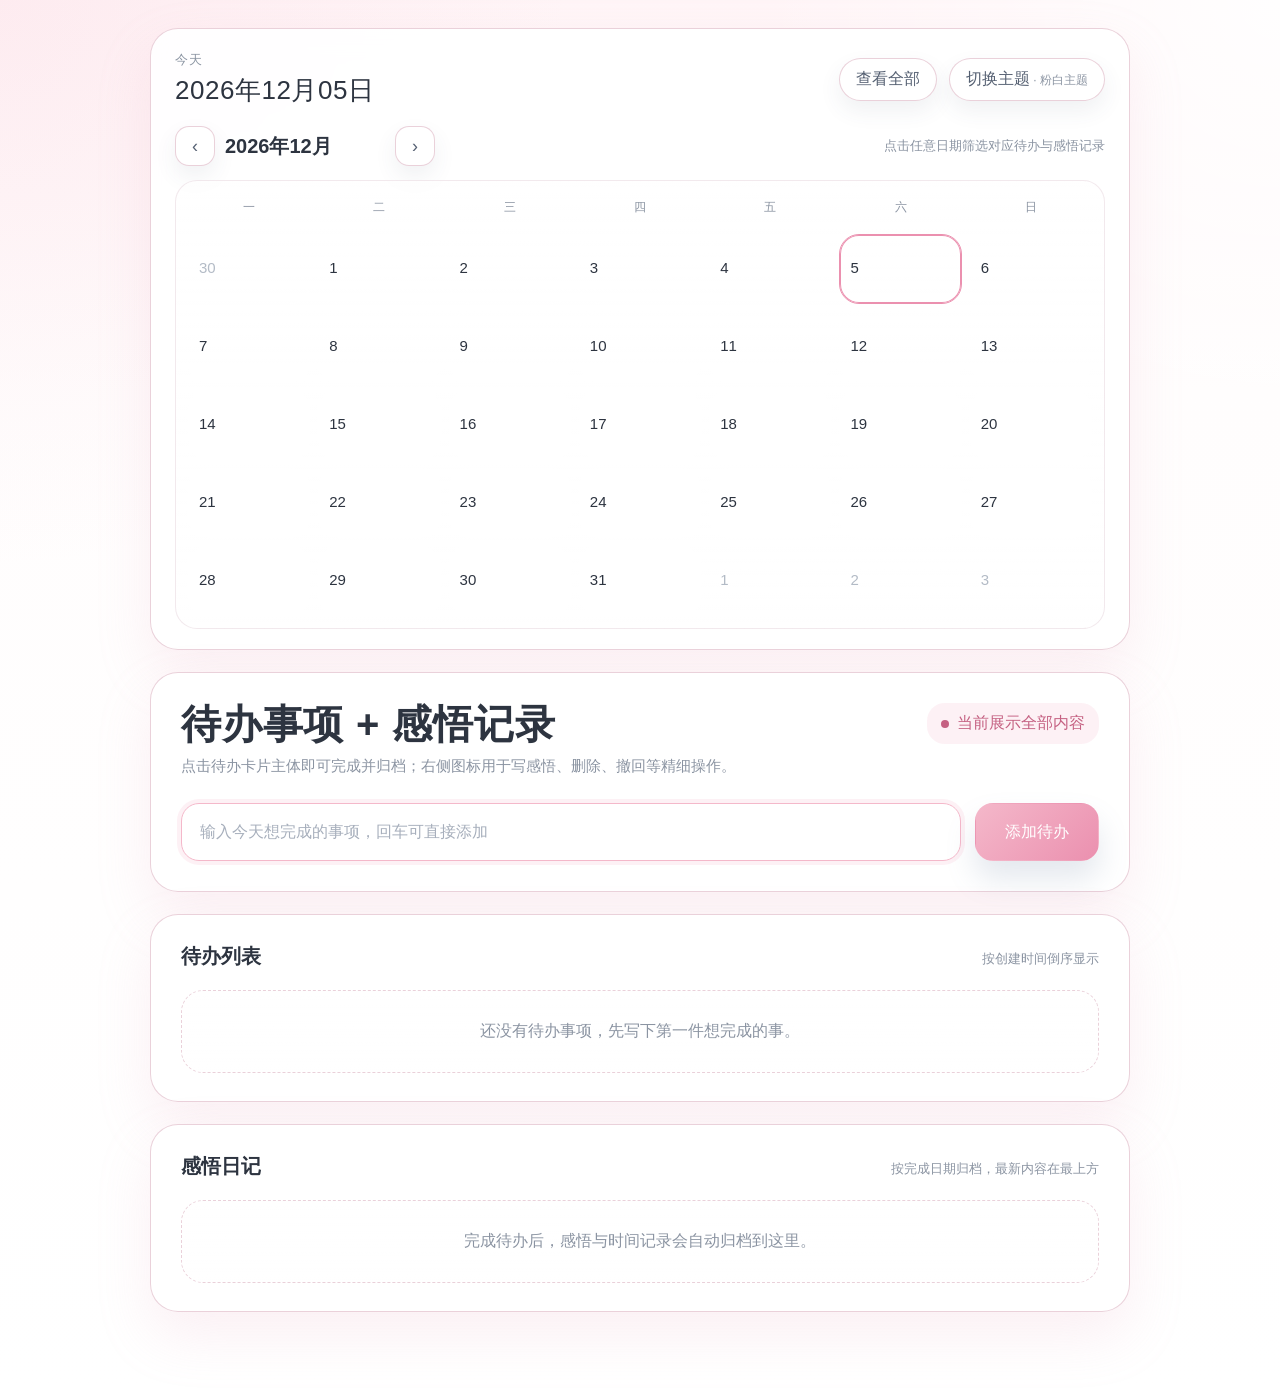
<file: todo-reflection.html>
<!DOCTYPE html>
<html lang="zh-CN">
<head>
  <meta charset="UTF-8">
  <meta name="viewport" content="width=device-width, initial-scale=1.0">
  <title>待办事项与感悟日记</title>
  <style>
    :root {
      --bg: #fffdfd;
      --bg-soft: #fff5f7;
      --bg-accent: rgba(245, 184, 202, 0.16);
      --panel: rgba(255, 255, 255, 0.93);
      --panel-strong: #ffffff;
      --text: #2d3440;
      --text-soft: #556072;
      --muted: #8b94a2;
      --line: rgba(229, 198, 209, 0.8);
      --line-soft: rgba(218, 191, 201, 0.34);
      --accent: #f4b8ca;
      --accent-strong: #eb90af;
      --accent-deep: #c56182;
      --accent-soft: rgba(244, 184, 202, 0.2);
      --shadow: 0 24px 54px rgba(232, 171, 193, 0.18);
      --shadow-strong: 0 18px 34px rgba(90, 102, 123, 0.12);
      --icon-bg: rgba(244, 184, 202, 0.14);
      --tooltip-bg: rgba(49, 58, 72, 0.9);
      --badge: "粉白主题";
    }

    body.theme-blue {
      --bg: #fcfeff;
      --bg-soft: #eef7ff;
      --bg-accent: rgba(168, 212, 248, 0.18);
      --panel: rgba(255, 255, 255, 0.94);
      --panel-strong: #ffffff;
      --text: #293544;
      --text-soft: #516174;
      --muted: #8793a3;
      --line: rgba(180, 209, 236, 0.85);
      --line-soft: rgba(175, 205, 229, 0.34);
      --accent: #a7d3f7;
      --accent-strong: #68ace6;
      --accent-deep: #2d76aa;
      --accent-soft: rgba(168, 212, 248, 0.2);
      --shadow: 0 24px 54px rgba(121, 174, 224, 0.16);
      --shadow-strong: 0 18px 34px rgba(74, 102, 134, 0.14);
      --icon-bg: rgba(168, 212, 248, 0.15);
      --tooltip-bg: rgba(39, 59, 83, 0.92);
      --badge: "蓝白主题";
    }

    * {
      box-sizing: border-box;
    }

    html,
    body {
      margin: 0;
      min-height: 100%;
    }

    body {
      font-family: "Segoe UI Variable", "Trebuchet MS", "PingFang SC", "Microsoft YaHei", sans-serif;
      color: var(--text);
      background:
        radial-gradient(circle at top left, var(--bg-accent), transparent 30%),
        radial-gradient(circle at top right, rgba(255, 255, 255, 0.9), transparent 28%),
        linear-gradient(180deg, var(--bg-soft) 0%, var(--bg) 28%, #ffffff 100%);
      transition: background 0.35s ease, color 0.35s ease;
    }

    button,
    input,
    textarea {
      font: inherit;
    }

    button {
      -webkit-tap-highlight-color: transparent;
    }

    .page {
      width: min(980px, calc(100vw - 40px));
      margin: 0 auto;
      padding: 28px 0 60px;
    }

    .panel {
      background: var(--panel);
      border: 1px solid var(--line);
      border-radius: 28px;
      box-shadow: var(--shadow);
      backdrop-filter: blur(12px);
      transition: background 0.35s ease, border-color 0.35s ease, box-shadow 0.35s ease;
    }

    .calendar-card {
      padding: 22px 24px 20px;
      margin-bottom: 22px;
    }

    .calendar-topbar {
      display: flex;
      align-items: center;
      justify-content: space-between;
      gap: 16px;
      margin-bottom: 18px;
    }

    .today-meta {
      min-width: 0;
    }

    .today-caption {
      margin: 0 0 4px;
      font-size: 13px;
      color: var(--muted);
      letter-spacing: 0.05em;
    }

    .today-date {
      margin: 0;
      font-size: clamp(20px, 3vw, 26px);
      letter-spacing: 0.02em;
    }

    .topbar-actions {
      display: flex;
      align-items: center;
      gap: 12px;
      flex-wrap: wrap;
      justify-content: flex-end;
    }

    .theme-switch,
    .ghost-button,
    .nav-button,
    .add-button {
      border: 1px solid var(--line);
      background: var(--panel-strong);
      color: var(--text-soft);
      cursor: pointer;
      transition: transform 0.2s ease, box-shadow 0.24s ease, border-color 0.24s ease, background 0.24s ease, color 0.24s ease, opacity 0.2s ease;
    }

    .theme-switch,
    .ghost-button {
      border-radius: 999px;
      padding: 10px 16px;
      box-shadow: 0 10px 22px rgba(67, 80, 99, 0.08);
    }

    .theme-switch::after {
      content: " · " var(--badge);
      font-size: 12px;
      color: var(--muted);
    }

    .theme-switch:hover,
    .ghost-button:hover,
    .nav-button:hover,
    .add-button:hover,
    .theme-switch:focus-visible,
    .ghost-button:focus-visible,
    .nav-button:focus-visible,
    .add-button:focus-visible,
    .icon-button:hover,
    .icon-button:focus-visible,
    .confirm-button:hover,
    .confirm-button:focus-visible {
      transform: translateY(-1px);
      box-shadow: var(--shadow-strong);
      outline: none;
    }

    .calendar-head {
      display: flex;
      align-items: center;
      justify-content: space-between;
      gap: 14px;
      margin-bottom: 14px;
    }

    .calendar-month-wrap {
      display: flex;
      align-items: center;
      gap: 10px;
      min-width: 0;
    }

    .nav-button {
      width: 40px;
      height: 40px;
      border-radius: 14px;
      display: inline-flex;
      align-items: center;
      justify-content: center;
      box-shadow: 0 10px 22px rgba(67, 80, 99, 0.08);
    }

    .nav-icon {
      font-size: 18px;
      line-height: 1;
    }

    .calendar-month {
      min-width: 160px;
      margin: 0;
      font-size: 20px;
    }

    .calendar-hint {
      margin: 0;
      color: var(--muted);
      font-size: 13px;
      text-align: right;
      line-height: 1.7;
    }

    .calendar-grid-wrap {
      position: relative;
      overflow: hidden;
      border-radius: 22px;
      background: linear-gradient(180deg, rgba(255, 255, 255, 0.8), rgba(255, 255, 255, 0.65));
      border: 1px solid var(--line-soft);
      padding: 12px;
      min-height: 336px;
    }

    .calendar-grid {
      display: grid;
      grid-template-columns: repeat(7, minmax(0, 1fr));
      gap: 8px;
      opacity: 1;
      transform: translateX(0);
      transition: opacity 0.22s ease, transform 0.24s ease;
    }

    .calendar-grid.is-shifting {
      opacity: 0;
      transform: translateX(var(--shift-direction, 0));
    }

    .weekday {
      padding: 6px 0 10px;
      font-size: 12px;
      color: var(--muted);
      text-align: center;
    }

    .day-button {
      position: relative;
      min-height: 70px;
      padding: 10px 10px 12px;
      border: 1px solid transparent;
      border-radius: 20px;
      background: rgba(255, 255, 255, 0.72);
      color: var(--text);
      text-align: left;
      cursor: pointer;
      transition: transform 0.2s ease, border-color 0.22s ease, background 0.22s ease, box-shadow 0.22s ease, color 0.22s ease;
    }

    .day-button:hover,
    .day-button:focus-visible {
      border-color: var(--accent);
      background: rgba(255, 255, 255, 0.96);
      box-shadow: 0 14px 26px rgba(92, 109, 134, 0.1);
      outline: none;
    }

    .day-button.is-other-month {
      color: #b3bbc6;
      background: rgba(255, 255, 255, 0.5);
    }

    .day-button.is-today {
      border-color: var(--accent-strong);
      box-shadow: inset 0 0 0 1px var(--accent-strong);
    }

    .day-button.is-selected {
      background: linear-gradient(135deg, var(--accent), var(--accent-strong));
      color: #ffffff;
      box-shadow: 0 18px 30px rgba(101, 127, 157, 0.16);
    }

    .day-button.is-selected .day-dot {
      background: rgba(255, 255, 255, 0.95);
    }

    .day-button.is-selected.is-today {
      box-shadow: inset 0 0 0 1px rgba(255, 255, 255, 0.88), 0 18px 30px rgba(101, 127, 157, 0.16);
    }

    .day-number {
      display: block;
      font-size: 15px;
      line-height: 1.2;
    }

    .day-dot {
      position: absolute;
      left: 12px;
      bottom: 11px;
      width: 7px;
      height: 7px;
      border-radius: 999px;
      background: var(--accent-deep);
      opacity: 0;
      transform: scale(0.7);
      transition: opacity 0.22s ease, transform 0.22s ease, background 0.22s ease;
    }

    .day-button.has-data .day-dot {
      opacity: 1;
      transform: scale(1);
    }

    .hero {
      padding: 30px;
      margin-bottom: 22px;
    }

    .hero-header {
      display: flex;
      align-items: flex-start;
      justify-content: space-between;
      gap: 16px;
      margin-bottom: 24px;
    }

    .title {
      margin: 0 0 8px;
      font-size: clamp(28px, 4vw, 40px);
      line-height: 1.05;
      letter-spacing: 0.02em;
    }

    .subtitle {
      margin: 0;
      font-size: 15px;
      color: var(--muted);
      line-height: 1.75;
      max-width: 620px;
    }

    .filter-badge {
      display: inline-flex;
      align-items: center;
      gap: 8px;
      padding: 10px 14px;
      border-radius: 18px;
      background: var(--accent-soft);
      color: var(--accent-deep);
      white-space: nowrap;
      transition: background 0.3s ease, color 0.3s ease;
    }

    .filter-dot {
      width: 8px;
      height: 8px;
      border-radius: 999px;
      background: var(--accent-deep);
    }

    .composer {
      display: grid;
      grid-template-columns: minmax(0, 1fr) auto;
      gap: 14px;
    }

    .todo-input,
    .reflection-input {
      width: 100%;
      border-radius: 18px;
      border: 1px solid transparent;
      background: var(--panel-strong);
      color: var(--text);
      transition: border-color 0.22s ease, box-shadow 0.22s ease, background 0.22s ease;
    }

    .todo-input {
      min-height: 58px;
      padding: 0 18px;
      box-shadow: inset 0 0 0 1px rgba(255, 255, 255, 0.6);
    }

    .todo-input::placeholder,
    .reflection-input::placeholder {
      color: #a7afbc;
    }

    .todo-input:hover,
    .todo-input:focus,
    .reflection-input:hover,
    .reflection-input:focus {
      border-color: var(--accent);
      box-shadow: 0 0 0 4px var(--accent-soft);
      outline: none;
    }

    .add-button {
      min-width: 124px;
      padding: 0 20px;
      border-radius: 18px;
      border-color: transparent;
      background: linear-gradient(135deg, var(--accent), var(--accent-strong));
      color: #ffffff;
      box-shadow: 0 18px 30px rgba(104, 128, 160, 0.18);
    }

    .section {
      padding: 28px 30px;
      margin-bottom: 22px;
    }

    .section-head {
      display: flex;
      align-items: baseline;
      justify-content: space-between;
      gap: 16px;
      margin-bottom: 20px;
    }

    .section-title {
      margin: 0;
      font-size: 20px;
    }

    .section-note {
      color: var(--muted);
      font-size: 13px;
      text-align: right;
    }

    .content-fade {
      opacity: 1;
      transform: translateY(0);
      transition: opacity 0.26s ease, transform 0.26s ease;
    }

    .content-fade.is-transitioning {
      opacity: 0;
      transform: translateY(8px);
    }

    .todo-list,
    .journal-list {
      display: grid;
      gap: 16px;
    }

    .empty {
      padding: 26px 18px;
      border-radius: 22px;
      border: 1px dashed var(--line);
      background: linear-gradient(180deg, rgba(255, 255, 255, 0.74), rgba(255, 255, 255, 0.54));
      color: var(--muted);
      text-align: center;
      line-height: 1.8;
    }

    .todo-card,
    .journal-entry {
      position: relative;
      border: 1px solid var(--line);
      border-radius: 24px;
      background: var(--panel-strong);
      transition: transform 0.22s ease, box-shadow 0.22s ease, border-color 0.22s ease, opacity 0.28s ease;
    }

    .todo-card {
      padding: 18px 18px 16px;
      cursor: pointer;
      overflow: visible;
    }

    .todo-card:hover,
    .journal-entry:hover {
      transform: translateY(-2px);
      box-shadow: 0 18px 32px rgba(89, 106, 132, 0.09);
      border-color: var(--accent);
    }

    .todo-card.is-exiting,
    .journal-entry.is-exiting {
      opacity: 0;
      transform: scale(0.985) translateY(-10px);
      pointer-events: none;
    }

    .todo-main,
    .journal-main {
      display: flex;
      align-items: flex-start;
      justify-content: space-between;
      gap: 18px;
    }

    .todo-text-wrap,
    .journal-text-wrap {
      flex: 1;
      min-width: 0;
    }

    .todo-text,
    .journal-task {
      margin: 0 0 8px;
      font-size: 17px;
      line-height: 1.75;
      white-space: pre-wrap;
      word-break: break-word;
    }

    .todo-time,
    .journal-meta {
      color: var(--muted);
      font-size: 12px;
      line-height: 1.8;
    }

    .journal-meta {
      display: flex;
      flex-wrap: wrap;
      gap: 10px 18px;
    }

    .action-row {
      flex-shrink: 0;
      display: flex;
      align-items: center;
      gap: 10px;
    }

    .action-cluster {
      display: flex;
      align-items: center;
      gap: 8px;
      flex-wrap: wrap;
      justify-content: flex-end;
    }

    .action-hint {
      color: var(--muted);
      font-size: 12px;
      white-space: nowrap;
    }

    .action-anchor {
      position: relative;
      display: inline-flex;
      align-items: center;
      justify-content: center;
    }

    .icon-button {
      position: relative;
      width: 40px;
      height: 40px;
      border: 1px solid transparent;
      border-radius: 14px;
      background: var(--icon-bg);
      color: var(--accent-deep);
      cursor: pointer;
      display: inline-flex;
      align-items: center;
      justify-content: center;
      transition: transform 0.2s ease, box-shadow 0.24s ease, background 0.24s ease, color 0.24s ease, border-color 0.24s ease;
    }

    .icon-button:hover,
    .icon-button:focus-visible {
      background: var(--panel-strong);
      border-color: var(--line);
      outline: none;
    }

    .icon-button svg {
      width: 18px;
      height: 18px;
      stroke: currentColor;
      fill: none;
      stroke-width: 1.8;
      stroke-linecap: round;
      stroke-linejoin: round;
      pointer-events: none;
    }

    .action-anchor[data-tip]:hover::after,
    .action-anchor[data-tip]:focus-within::after {
      content: attr(data-tip);
      position: absolute;
      top: calc(100% + 8px);
      right: 0;
      padding: 6px 10px;
      border-radius: 10px;
      background: var(--tooltip-bg);
      color: #ffffff;
      font-size: 12px;
      line-height: 1;
      white-space: nowrap;
      box-shadow: 0 12px 26px rgba(33, 42, 54, 0.18);
      z-index: 8;
    }

    .confirm-pop {
      position: absolute;
      top: calc(100% + 10px);
      right: 0;
      z-index: 12;
      min-width: 170px;
      padding: 12px;
      border-radius: 16px;
      border: 1px solid var(--line);
      background: var(--panel-strong);
      box-shadow: 0 18px 36px rgba(42, 53, 68, 0.14);
      opacity: 0;
      transform: translateY(-4px);
      pointer-events: none;
      transition: opacity 0.18s ease, transform 0.18s ease;
    }

    .confirm-pop.is-open {
      opacity: 1;
      transform: translateY(0);
      pointer-events: auto;
    }

    .confirm-text {
      margin: 0 0 10px;
      font-size: 13px;
      color: var(--text-soft);
      line-height: 1.5;
    }

    .confirm-actions {
      display: flex;
      justify-content: flex-end;
      gap: 8px;
    }

    .confirm-button {
      padding: 7px 12px;
      border-radius: 999px;
      border: 1px solid var(--line);
      background: var(--panel-strong);
      color: var(--text-soft);
      cursor: pointer;
      transition: transform 0.2s ease, box-shadow 0.24s ease, background 0.24s ease, color 0.24s ease, border-color 0.24s ease;
    }

    .confirm-button.is-primary {
      border-color: transparent;
      background: linear-gradient(135deg, var(--accent), var(--accent-strong));
      color: #ffffff;
    }

    .note-panel {
      max-height: 0;
      opacity: 0;
      overflow: hidden;
      margin-top: 0;
      transition: max-height 0.28s ease, opacity 0.22s ease, margin-top 0.28s ease;
    }

    .note-panel.is-open {
      max-height: 240px;
      opacity: 1;
      margin-top: 16px;
    }

    .reflection-input {
      min-height: 120px;
      padding: 14px 16px;
      line-height: 1.75;
      resize: vertical;
      border-color: var(--line);
    }

    .journal-group {
      border: 1px solid var(--line);
      border-radius: 24px;
      background: linear-gradient(180deg, rgba(255, 255, 255, 0.95), rgba(255, 255, 255, 0.84));
      padding: 20px;
    }

    .journal-date {
      margin: 0 0 14px;
      font-size: 18px;
      color: var(--accent-deep);
    }

    .journal-group .journal-entry + .journal-entry {
      margin-top: 12px;
    }

    .journal-entry {
      padding: 16px;
      overflow: visible;
    }

    .journal-reflection {
      margin: 0 0 12px;
      padding: 14px 16px;
      border-radius: 16px;
      background: var(--bg-soft);
      color: var(--text-soft);
      line-height: 1.82;
      white-space: pre-wrap;
      word-break: break-word;
    }

    .journal-reflection.is-empty {
      color: #9aa4b1;
      font-style: italic;
    }

    @media (max-width: 840px) {
      .page {
        width: min(100vw - 24px, 980px);
      }

      .calendar-topbar,
      .calendar-head,
      .hero-header,
      .section-head,
      .todo-main,
      .journal-main {
        display: block;
      }

      .calendar-topbar > * + *,
      .calendar-head > * + *,
      .hero-header > * + *,
      .section-head > * + *,
      .todo-main > * + *,
      .journal-main > * + * {
        margin-top: 14px;
      }

      .topbar-actions {
        justify-content: flex-start;
      }

      .calendar-hint,
      .section-note {
        text-align: left;
      }

      .composer {
        grid-template-columns: 1fr;
      }

      .theme-switch,
      .ghost-button,
      .add-button {
        width: 100%;
      }

      .action-row {
        justify-content: space-between;
      }
    }

    @media (max-width: 620px) {
      .calendar-grid-wrap {
        min-height: 300px;
        padding: 10px;
      }

      .calendar-grid {
        gap: 6px;
      }

      .day-button {
        min-height: 58px;
        padding: 8px 8px 10px;
        border-radius: 16px;
      }

      .calendar-month {
        min-width: 0;
      }

      .action-cluster {
        gap: 6px;
      }
    }
  </style>
</head>
<body>
  <main class="page">
    <section class="panel calendar-card">
      <div class="calendar-topbar">
        <div class="today-meta">
          <p class="today-caption">今天</p>
          <p class="today-date" id="todayText"></p>
        </div>
        <div class="topbar-actions">
          <button class="ghost-button" id="clearFilterButton" type="button">查看全部</button>
          <button class="theme-switch" id="themeToggle" type="button">切换主题</button>
        </div>
      </div>
      <div class="calendar-head">
        <div class="calendar-month-wrap">
          <button class="nav-button" id="prevMonthButton" type="button" aria-label="上一月">
            <span class="nav-icon">‹</span>
          </button>
          <h2 class="calendar-month" id="calendarMonthLabel"></h2>
          <button class="nav-button" id="nextMonthButton" type="button" aria-label="下一月">
            <span class="nav-icon">›</span>
          </button>
        </div>
        <p class="calendar-hint" id="calendarHint">点击任意日期筛选对应待办与感悟记录</p>
      </div>
      <div class="calendar-grid-wrap">
        <div class="calendar-grid" id="calendarGrid"></div>
      </div>
    </section>

    <section class="panel hero">
      <div class="hero-header">
        <div>
          <h1 class="title">待办事项 + 感悟记录</h1>
          <p class="subtitle">点击待办卡片主体即可完成并归档；右侧图标用于写感悟、删除、撤回等精细操作。</p>
        </div>
        <div class="filter-badge" id="filterBadge">
          <span class="filter-dot"></span>
          <span id="filterText">当前展示全部内容</span>
        </div>
      </div>
      <div class="composer">
        <input id="todoInput" class="todo-input" type="text" maxlength="300" placeholder="输入今天想完成的事项，回车可直接添加">
        <button id="addButton" class="add-button" type="button">添加待办</button>
      </div>
    </section>

    <section class="panel section">
      <div class="section-head">
        <h2 class="section-title">待办列表</h2>
        <div class="section-note" id="todoSectionNote">按创建时间倒序显示</div>
      </div>
      <div id="todoList" class="todo-list content-fade"></div>
    </section>

    <section class="panel section">
      <div class="section-head">
        <h2 class="section-title">感悟日记</h2>
        <div class="section-note" id="journalSectionNote">按完成日期归档，最新内容在最上方</div>
      </div>
      <div id="journalList" class="journal-list content-fade"></div>
    </section>
  </main>

  <script>
    (function () {
      var STORAGE_KEY = "todoReflectionSingleFileApp";
      var WEEKDAYS = ["一", "二", "三", "四", "五", "六", "日"];
      var EXIT_DELAY = 260;
      var DEFAULT_STATE = {
        theme: "pink",
        todos: [],
        journal: []
      };

      var state = loadState();
      var uiState = {
        selectedDate: null,
        calendarMonth: startOfMonth(new Date()).toISOString(),
        calendarAnimating: false
      };
      var openEditors = {};
      var activeConfirmId = null;
      var activeConfirmType = null;
      var activeAnimationTimer = null;

      var todayText = document.getElementById("todayText");
      var themeToggle = document.getElementById("themeToggle");
      var clearFilterButton = document.getElementById("clearFilterButton");
      var prevMonthButton = document.getElementById("prevMonthButton");
      var nextMonthButton = document.getElementById("nextMonthButton");
      var calendarMonthLabel = document.getElementById("calendarMonthLabel");
      var calendarHint = document.getElementById("calendarHint");
      var calendarGrid = document.getElementById("calendarGrid");
      var filterText = document.getElementById("filterText");
      var todoInput = document.getElementById("todoInput");
      var addButton = document.getElementById("addButton");
      var todoList = document.getElementById("todoList");
      var journalList = document.getElementById("journalList");
      var todoSectionNote = document.getElementById("todoSectionNote");
      var journalSectionNote = document.getElementById("journalSectionNote");

      normalizeState();
      applyTheme(state.theme);
      renderToday();
      renderAll();
      todoInput.focus();

      themeToggle.addEventListener("click", function () {
        state.theme = state.theme === "pink" ? "blue" : "pink";
        applyTheme(state.theme);
        persist();
      });

      clearFilterButton.addEventListener("click", function () {
        if (!uiState.selectedDate) {
          return;
        }
        uiState.selectedDate = null;
        renderAllWithFade();
      });

      prevMonthButton.addEventListener("click", function () {
        shiftCalendarMonth(-1);
      });

      nextMonthButton.addEventListener("click", function () {
        shiftCalendarMonth(1);
      });

      addButton.addEventListener("click", addTodoFromInput);

      todoInput.addEventListener("keydown", function (event) {
        if (event.key === "Enter" && !event.isComposing) {
          event.preventDefault();
          addTodoFromInput();
        }
      });

      document.addEventListener("click", function (event) {
        if (activeConfirmId === null) {
          return;
        }
        if (!event.target.closest(".action-anchor")) {
          activeConfirmId = null;
          activeConfirmType = null;
          renderAll();
        }
      });

      setInterval(renderToday, 60000);

      function loadState() {
        try {
          var raw = localStorage.getItem(STORAGE_KEY);
          if (!raw) {
            return cloneDefaultState();
          }

          var parsed = JSON.parse(raw);
          return {
            theme: parsed.theme === "blue" ? "blue" : "pink",
            todos: Array.isArray(parsed.todos) ? parsed.todos : [],
            journal: Array.isArray(parsed.journal) ? parsed.journal : []
          };
        } catch (error) {
          return cloneDefaultState();
        }
      }

      function cloneDefaultState() {
        return {
          theme: DEFAULT_STATE.theme,
          todos: [],
          journal: []
        };
      }

      function normalizeState() {
        state.todos = state.todos.map(function (todo) {
          return {
            id: todo.id || createId(),
            text: typeof todo.text === "string" ? todo.text : "",
            note: typeof todo.note === "string" ? todo.note : "",
            createdAt: isValidDate(todo.createdAt) ? todo.createdAt : new Date().toISOString(),
            restoredAt: isValidDate(todo.restoredAt) ? todo.restoredAt : null
          };
        }).filter(function (todo) {
          return todo.text.trim();
        });

        state.journal = state.journal.map(function (entry) {
          return {
            id: entry.id || createId(),
            text: typeof entry.text === "string" ? entry.text : "",
            note: typeof entry.note === "string" ? entry.note : "",
            createdAt: isValidDate(entry.createdAt) ? entry.createdAt : new Date().toISOString(),
            completedAt: isValidDate(entry.completedAt) ? entry.completedAt : new Date().toISOString()
          };
        }).filter(function (entry) {
          return entry.text.trim();
        });
      }

      function persist() {
        localStorage.setItem(STORAGE_KEY, JSON.stringify(state));
      }

      function applyTheme(theme) {
        document.body.classList.toggle("theme-blue", theme === "blue");
      }

      function renderToday() {
        var now = new Date();
        todayText.textContent = formatDateLabel(formatDate(now));
      }

      function addTodoFromInput() {
        var text = todoInput.value.trim();
        var now = new Date().toISOString();
        if (!text) {
          todoInput.focus();
          return;
        }

        state.todos.push({
          id: createId(),
          text: text,
          note: "",
          createdAt: now,
          restoredAt: now
        });

        sortTodos();
        persist();
        renderAllWithFade();
        todoInput.value = "";
        todoInput.focus();
      }

      function createId() {
        return "item-" + Date.now() + "-" + Math.random().toString(16).slice(2, 8);
      }

      function isValidDate(value) {
        return !!value && !Number.isNaN(new Date(value).getTime());
      }

      function sortTodos() {
        state.todos.sort(function (a, b) {
          return new Date(getTodoSortTime(b)).getTime() - new Date(getTodoSortTime(a)).getTime();
        });
      }

      function sortJournal() {
        state.journal.sort(function (a, b) {
          return new Date(b.completedAt).getTime() - new Date(a.completedAt).getTime();
        });
      }

      function renderAll() {
        sortTodos();
        sortJournal();
        renderHeaderMeta();
        renderCalendar();
        renderTodos();
        renderJournal();
      }

      function renderHeaderMeta() {
        if (uiState.selectedDate) {
          filterText.textContent = "当前筛选 " + formatDateLabel(uiState.selectedDate);
          calendarHint.textContent = "已筛选 " + formatDateLabel(uiState.selectedDate) + " 的待办与感悟记录";
          todoSectionNote.textContent = "仅显示该日期创建且未完成的待办";
          journalSectionNote.textContent = "仅显示该日期完成的感悟记录";
        } else {
          filterText.textContent = "当前展示全部内容";
          calendarHint.textContent = "点击任意日期筛选对应待办与感悟记录";
          todoSectionNote.textContent = "按创建时间倒序显示";
          journalSectionNote.textContent = "按完成日期归档，最新内容在最上方";
        }
      }

      function renderCalendar() {
        calendarMonthLabel.textContent = formatMonthLabel(uiState.calendarMonth);
        calendarGrid.innerHTML = "";

        WEEKDAYS.forEach(function (weekday) {
          var header = document.createElement("div");
          header.className = "weekday";
          header.textContent = weekday;
          calendarGrid.appendChild(header);
        });

        var monthStart = toDate(uiState.calendarMonth);
        var monthDays = getCalendarDays(monthStart);
        var dataDates = getDataDateSet();
        var todayKey = formatDate(new Date());

        monthDays.forEach(function (dayInfo) {
          var button = document.createElement("button");
          button.type = "button";
          button.className = "day-button";
          button.dataset.date = dayInfo.dateKey;

          if (!dayInfo.isCurrentMonth) {
            button.classList.add("is-other-month");
          }
          if (dayInfo.dateKey === todayKey) {
            button.classList.add("is-today");
          }
          if (uiState.selectedDate === dayInfo.dateKey) {
            button.classList.add("is-selected");
          }
          if (dataDates[dayInfo.dateKey]) {
            button.classList.add("has-data");
          }

          button.innerHTML =
            '<span class="day-number">' + dayInfo.dayNumber + "</span>" +
            '<span class="day-dot"></span>';

          button.addEventListener("click", function () {
            uiState.selectedDate = dayInfo.dateKey;
            renderAllWithFade();
          });

          calendarGrid.appendChild(button);
        });
      }

      function shiftCalendarMonth(offset) {
        if (uiState.calendarAnimating) {
          return;
        }

        uiState.calendarAnimating = true;
        var direction = offset > 0 ? "18px" : "-18px";
        calendarGrid.style.setProperty("--shift-direction", direction);
        calendarGrid.classList.add("is-shifting");

        window.setTimeout(function () {
          uiState.calendarMonth = addMonths(uiState.calendarMonth, offset).toISOString();
          renderCalendar();
          calendarGrid.style.setProperty("--shift-direction", offset > 0 ? "-18px" : "18px");
          calendarGrid.classList.add("is-shifting");
          requestAnimationFrame(function () {
            calendarGrid.classList.remove("is-shifting");
          });
          window.setTimeout(function () {
            uiState.calendarAnimating = false;
          }, 220);
        }, 160);
      }

      function renderTodos() {
        sortTodos();
        var todos = getFilteredTodos();
        todoList.innerHTML = "";

        if (!todos.length) {
          todoList.appendChild(createEmpty(
            uiState.selectedDate
              ? formatDateLabel(uiState.selectedDate) + " 没有未完成待办。"
              : "还没有待办事项，先写下第一件想完成的事。"
          ));
          return;
        }

        todos.forEach(function (todo) {
          var card = document.createElement("article");
          card.className = "todo-card";
          card.dataset.id = todo.id;

          card.innerHTML =
            '<div class="todo-main">' +
              '<div class="todo-text-wrap">' +
                '<p class="todo-text"></p>' +
                '<div class="todo-time"></div>' +
              "</div>" +
              '<div class="action-row">' +
                '<span class="action-hint">点击主体完成</span>' +
                '<div class="action-cluster">' +
                  '<span class="action-anchor" data-tip="写感悟">' +
                    '<button type="button" class="icon-button toggle-note" aria-label="写感悟">' + renderIcon("note") + "</button>" +
                  "</span>" +
                  '<span class="action-anchor delete-anchor" data-tip="删除待办"></span>' +
                "</div>" +
              "</div>" +
            "</div>" +
            '<div class="note-panel">' +
              '<textarea class="reflection-input" rows="4" placeholder="写下这个待办的感悟、计划或收获"></textarea>' +
            "</div>";

          card.querySelector(".todo-text").textContent = todo.text;
          card.querySelector(".todo-time").textContent = "创建于 " + formatDateTime(todo.createdAt);

          var noteButton = card.querySelector(".toggle-note");
          var notePanel = card.querySelector(".note-panel");
          var textarea = card.querySelector(".reflection-input");
          var deleteAnchor = card.querySelector(".delete-anchor");

          textarea.value = todo.note || "";
          notePanel.classList.toggle("is-open", !!openEditors[todo.id]);
          mountConfirmableAction(deleteAnchor, {
            label: "删除待办",
            icon: renderIcon("trash"),
            confirmText: "删除后不会进入感悟日记，确定继续吗？",
            isOpen: activeConfirmId === todo.id && activeConfirmType === "todo-delete",
            onToggle: function (event) {
              event.stopPropagation();
              toggleConfirm(todo.id, "todo-delete");
            },
            onConfirm: function (event) {
              event.stopPropagation();
              removeTodo(todo.id, card);
            }
          });

          card.addEventListener("click", function () {
            completeTodo(todo.id, card);
          });

          noteButton.addEventListener("click", function (event) {
            event.stopPropagation();
            openEditors[todo.id] = !openEditors[todo.id];
            activeConfirmId = null;
            activeConfirmType = null;
            notePanel.classList.toggle("is-open", !!openEditors[todo.id]);
            if (openEditors[todo.id]) {
              window.setTimeout(function () {
                textarea.focus();
              }, 120);
            }
          });

          notePanel.addEventListener("click", stopBubble);
          textarea.addEventListener("click", stopBubble);
          textarea.addEventListener("input", function () {
            updateTodoNote(todo.id, textarea.value);
          });

          todoList.appendChild(card);
        });
      }

      function renderJournal() {
        sortJournal();
        journalList.innerHTML = "";
        var entries = getFilteredJournal();

        if (!entries.length) {
          journalList.appendChild(createEmpty(
            uiState.selectedDate
              ? formatDateLabel(uiState.selectedDate) + " 还没有完成记录。"
              : "完成待办后，感悟与时间记录会自动归档到这里。"
          ));
          return;
        }

        var groups = groupJournalByDate(entries);

        groups.forEach(function (group) {
          var wrapper = document.createElement("section");
          wrapper.className = "journal-group";

          var title = document.createElement("h3");
          title.className = "journal-date";
          title.textContent = formatDateLabel(group.dateKey);
          wrapper.appendChild(title);

          group.items.forEach(function (entry) {
            var item = document.createElement("article");
            item.className = "journal-entry";
            item.dataset.id = entry.id;

            item.innerHTML =
              '<div class="journal-main">' +
                '<div class="journal-text-wrap">' +
                  '<p class="journal-task"></p>' +
                  '<p class="journal-reflection"></p>' +
                  '<div class="journal-meta"></div>' +
                "</div>" +
                '<div class="action-cluster">' +
                  '<span class="action-anchor recall-anchor" data-tip="撤回为待办"></span>' +
                  '<span class="action-anchor delete-anchor" data-tip="删除日记"></span>' +
                "</div>" +
              "</div>";

            item.querySelector(".journal-task").textContent = entry.text;

            var reflection = item.querySelector(".journal-reflection");
            reflection.textContent = entry.note || "未填写感悟";
            reflection.classList.toggle("is-empty", !entry.note);

            var meta = item.querySelector(".journal-meta");
            meta.innerHTML =
              "<span>创建于 " + formatDateTime(entry.createdAt) + "</span>" +
              "<span>完成于 " + formatDateTime(entry.completedAt) + "</span>";

            mountAction(item.querySelector(".recall-anchor"), {
              label: "撤回为待办",
              icon: renderIcon("undo"),
              onClick: function (event) {
                event.stopPropagation();
                recallJournal(entry.id, item);
              }
            });

            mountConfirmableAction(item.querySelector(".delete-anchor"), {
              label: "删除日记",
              icon: renderIcon("trash"),
              confirmText: "这条感悟记录会被永久删除，确定继续吗？",
              isOpen: activeConfirmId === entry.id && activeConfirmType === "journal-delete",
              onToggle: function (event) {
                event.stopPropagation();
                toggleConfirm(entry.id, "journal-delete");
              },
              onConfirm: function (event) {
                event.stopPropagation();
                removeJournal(entry.id, item);
              }
            });

            wrapper.appendChild(item);
          });

          journalList.appendChild(wrapper);
        });
      }

      function mountAction(anchor, config) {
        anchor.innerHTML =
          '<button type="button" class="icon-button" aria-label="' + config.label + '">' + config.icon + "</button>";

        anchor.querySelector("button").addEventListener("click", config.onClick);
      }

      function mountConfirmableAction(anchor, config) {
        anchor.innerHTML =
          '<button type="button" class="icon-button" aria-label="' + config.label + '">' + config.icon + "</button>" +
          '<div class="confirm-pop' + (config.isOpen ? " is-open" : "") + '">' +
            '<p class="confirm-text">' + config.confirmText + "</p>" +
            '<div class="confirm-actions">' +
              '<button type="button" class="confirm-button cancel-button">取消</button>' +
              '<button type="button" class="confirm-button is-primary confirm-button-main">确认</button>' +
            "</div>" +
          "</div>";

        var trigger = anchor.querySelector(".icon-button");
        var cancelButton = anchor.querySelector(".cancel-button");
        var confirmButton = anchor.querySelector(".confirm-button-main");

        trigger.addEventListener("click", config.onToggle);
        cancelButton.addEventListener("click", function (event) {
          event.stopPropagation();
          activeConfirmId = null;
          activeConfirmType = null;
          renderAll();
        });
        confirmButton.addEventListener("click", config.onConfirm);
      }

      function toggleConfirm(id, type) {
        if (activeConfirmId === id && activeConfirmType === type) {
          activeConfirmId = null;
          activeConfirmType = null;
        } else {
          activeConfirmId = id;
          activeConfirmType = type;
        }
        renderAll();
      }

      function completeTodo(id, card) {
        var todo = findById(state.todos, id);
        if (!todo) {
          return;
        }

        activeConfirmId = null;
        activeConfirmType = null;

        transitionOut(card, function () {
          removeById(state.todos, id);
          state.journal.push({
            id: todo.id,
            text: todo.text,
            note: todo.note || "",
            createdAt: todo.createdAt,
            completedAt: new Date().toISOString()
          });
          delete openEditors[id];
          persist();
          renderAllWithFade();
        });
      }

      function removeTodo(id, card) {
        activeConfirmId = null;
        activeConfirmType = null;

        transitionOut(card, function () {
          removeById(state.todos, id);
          delete openEditors[id];
          persist();
          renderAllWithFade();
        });
      }

      function recallJournal(id, element) {
        var entry = findById(state.journal, id);
        if (!entry) {
          return;
        }

        activeConfirmId = null;
        activeConfirmType = null;

        transitionOut(element, function () {
          removeById(state.journal, id);
          state.todos.push({
            id: entry.id,
            text: entry.text,
            note: entry.note || "",
            createdAt: entry.createdAt,
            restoredAt: new Date().toISOString()
          });
          sortTodos();
          persist();
          renderAllWithFade();
        });
      }

      function removeJournal(id, element) {
        activeConfirmId = null;
        activeConfirmType = null;

        transitionOut(element, function () {
          removeById(state.journal, id);
          persist();
          renderAllWithFade();
        });
      }

      function transitionOut(element, callback) {
        element.classList.add("is-exiting");
        window.setTimeout(callback, EXIT_DELAY);
      }

      function renderAllWithFade() {
        if (activeAnimationTimer) {
          clearTimeout(activeAnimationTimer);
        }

        todoList.classList.add("is-transitioning");
        journalList.classList.add("is-transitioning");

        activeAnimationTimer = window.setTimeout(function () {
          renderAll();
          requestAnimationFrame(function () {
            todoList.classList.remove("is-transitioning");
            journalList.classList.remove("is-transitioning");
          });
        }, 140);
      }

      function updateTodoNote(id, note) {
        var todo = findById(state.todos, id);
        if (!todo) {
          return;
        }
        todo.note = note;
        persist();
      }

      function getFilteredTodos() {
        if (!uiState.selectedDate) {
          return state.todos.slice();
        }

        return state.todos.filter(function (todo) {
          return formatDate(todo.createdAt) === uiState.selectedDate;
        });
      }

      function getFilteredJournal() {
        if (!uiState.selectedDate) {
          return state.journal.slice();
        }

        return state.journal.filter(function (entry) {
          return formatDate(entry.completedAt) === uiState.selectedDate;
        });
      }

      function groupJournalByDate(entries) {
        var groups = [];
        var map = {};

        entries.forEach(function (entry) {
          var key = formatDate(entry.completedAt);
          if (!map[key]) {
            map[key] = {
              dateKey: key,
              items: []
            };
            groups.push(map[key]);
          }
          map[key].items.push(entry);
        });

        groups.sort(function (a, b) {
          return new Date(b.items[0].completedAt).getTime() - new Date(a.items[0].completedAt).getTime();
        });

        groups.forEach(function (group) {
          group.items.sort(function (a, b) {
            return new Date(b.completedAt).getTime() - new Date(a.completedAt).getTime();
          });
        });

        return groups;
      }

      function getDataDateSet() {
        var set = {};
        state.todos.forEach(function (todo) {
          set[formatDate(todo.createdAt)] = true;
        });
        state.journal.forEach(function (entry) {
          set[formatDate(entry.completedAt)] = true;
        });
        return set;
      }

      function getCalendarDays(monthStart) {
        var start = new Date(monthStart.getFullYear(), monthStart.getMonth(), 1);
        var end = new Date(monthStart.getFullYear(), monthStart.getMonth() + 1, 0);
        var startWeekday = (start.getDay() + 6) % 7;
        var total = Math.ceil((startWeekday + end.getDate()) / 7) * 7;
        var gridStart = new Date(start);
        gridStart.setDate(start.getDate() - startWeekday);
        var days = [];

        for (var i = 0; i < total; i += 1) {
          var date = new Date(gridStart);
          date.setDate(gridStart.getDate() + i);
          days.push({
            dateKey: formatDate(date),
            dayNumber: date.getDate(),
            isCurrentMonth: date.getMonth() === monthStart.getMonth()
          });
        }

        return days;
      }

      function addMonths(value, offset) {
        var date = toDate(value);
        return new Date(date.getFullYear(), date.getMonth() + offset, 1);
      }

      function startOfMonth(value) {
        var date = toDate(value);
        return new Date(date.getFullYear(), date.getMonth(), 1);
      }

      function findById(list, id) {
        return list.find(function (item) {
          return item.id === id;
        });
      }

      function removeById(list, id) {
        var index = list.findIndex(function (item) {
          return item.id === id;
        });
        if (index !== -1) {
          list.splice(index, 1);
        }
      }

      function createEmpty(text) {
        var empty = document.createElement("div");
        empty.className = "empty";
        empty.textContent = text;
        return empty;
      }

      function getTodoSortTime(todo) {
        return todo.restoredAt || todo.createdAt;
      }

      function stopBubble(event) {
        event.stopPropagation();
      }

      function pad(value) {
        return String(value).padStart(2, "0");
      }

      function toDate(value) {
        return value instanceof Date ? value : new Date(value);
      }

      function formatDate(value) {
        var date = toDate(value);
        return date.getFullYear() + "-" + pad(date.getMonth() + 1) + "-" + pad(date.getDate());
      }

      function formatDateTime(value) {
        var date = toDate(value);
        return formatDate(date) + " " + pad(date.getHours()) + ":" + pad(date.getMinutes());
      }

      function formatDateLabel(dateString) {
        var parts = dateString.split("-");
        return parts[0] + "年" + parts[1] + "月" + parts[2] + "日";
      }

      function formatMonthLabel(value) {
        var date = toDate(value);
        return date.getFullYear() + "年" + pad(date.getMonth() + 1) + "月";
      }

      function renderIcon(type) {
        if (type === "trash") {
          return '<svg viewBox="0 0 24 24" aria-hidden="true"><path d="M4 7h16"></path><path d="M9 7V5h6v2"></path><path d="M8 7l1 11h6l1-11"></path><path d="M10 11v4"></path><path d="M14 11v4"></path></svg>';
        }
        if (type === "undo") {
          return '<svg viewBox="0 0 24 24" aria-hidden="true"><path d="M9 8H5v-4"></path><path d="M5 8c1.8-2.7 4.5-4 8-4 4.4 0 8 3.6 8 8s-3.6 8-8 8c-2.4 0-4.7-.9-6.3-2.6"></path></svg>';
        }
        return '<svg viewBox="0 0 24 24" aria-hidden="true"><path d="M5 5h14v10H9l-4 4z"></path><path d="M8 9h8"></path><path d="M8 12h5"></path></svg>';
      }
    })();
  </script>
</body>
</html>
</file>
